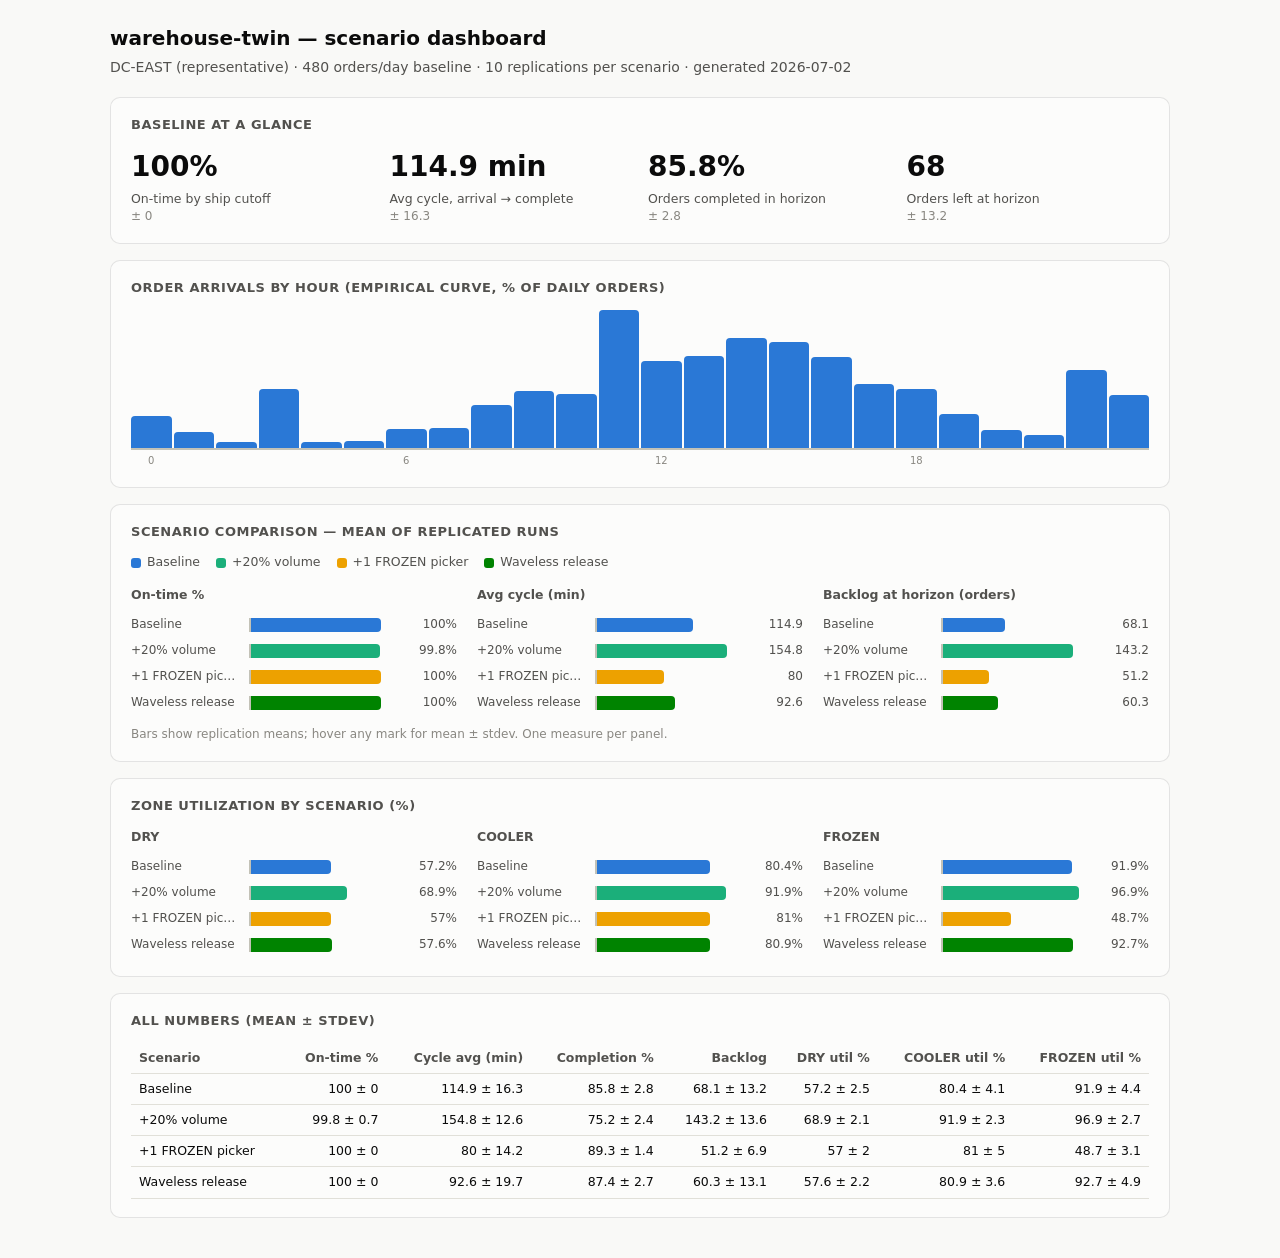
<file: warehouse-twin/docs/index.html>
<!DOCTYPE html>
<html lang="en"><head><meta charset="utf-8">
<meta name="viewport" content="width=device-width, initial-scale=1">
<title>warehouse-twin dashboard</title>
<style>
:root{
  --page:#f9f9f7; --surface:#fcfcfb; --ink:#0b0b0b; --ink2:#52514e; --muted:#898781;
  --grid:#e1e0d9; --baseline:#c3c2b7; --border:rgba(11,11,11,.10);
  --s1:#2a78d6; --s2:#1baf7a; --s3:#eda100; --s4:#008300; --seq:#2a78d6;
}
@media (prefers-color-scheme: dark){:root{
  --page:#0d0d0d; --surface:#1a1a19; --ink:#ffffff; --ink2:#c3c2b7; --muted:#898781;
  --grid:#2c2c2a; --baseline:#383835; --border:rgba(255,255,255,.10);
  --s1:#3987e5; --s2:#199e70; --s3:#c98500; --s4:#008300; --seq:#3987e5;
}}
*{box-sizing:border-box;margin:0}
body{background:var(--page);color:var(--ink);font:14px/1.45 system-ui,-apple-system,"Segoe UI",sans-serif;padding:24px}
.wrap{max-width:1060px;margin:0 auto}
h1{font-size:20px;font-weight:650} .sub{color:var(--ink2);margin:4px 0 20px}
.card{background:var(--surface);border:1px solid var(--border);border-radius:10px;padding:18px 20px;margin-bottom:16px}
.card h2{font-size:13px;font-weight:600;color:var(--ink2);text-transform:uppercase;letter-spacing:.04em;margin-bottom:12px}
.tiles{display:grid;grid-template-columns:repeat(auto-fit,minmax(170px,1fr));gap:16px}
.tile .v{font-size:28px;font-weight:650} .tile .l{color:var(--ink2);font-size:12.5px;margin-top:2px}
.tile .d{color:var(--muted);font-size:12px}
.legend{display:flex;gap:16px;flex-wrap:wrap;margin-bottom:14px}
.legend span{display:inline-flex;align-items:center;gap:6px;color:var(--ink2);font-size:12.5px}
.sw{width:10px;height:10px;border-radius:3px;display:inline-block}
.panels{display:grid;grid-template-columns:repeat(auto-fit,minmax(280px,1fr));gap:20px}
.panel h3{font-size:12.5px;font-weight:600;color:var(--ink2);margin-bottom:8px}
.row{display:grid;grid-template-columns:110px 1fr 58px;align-items:center;gap:8px;height:26px}
.row .lab{color:var(--ink2);font-size:12px;white-space:nowrap;overflow:hidden;text-overflow:ellipsis}
.track{position:relative;height:14px;background:transparent;border-left:2px solid var(--baseline)}
.bar{position:absolute;left:0;top:0;height:14px;border-radius:0 4px 4px 0;min-width:2px;cursor:default}
.row .val{font-size:12px;color:var(--ink2);font-variant-numeric:tabular-nums;text-align:right}
.hours{display:flex;align-items:flex-end;gap:2px;height:140px;border-bottom:2px solid var(--baseline);padding-bottom:0}
.hr{flex:1;background:var(--seq);border-radius:4px 4px 0 0;min-height:2px;cursor:default}
.hlabels{display:flex;gap:2px;margin-top:4px}
.hlabels span{flex:1;text-align:center;font-size:10px;color:var(--muted)}
.groups{display:grid;grid-template-columns:repeat(auto-fit,minmax(230px,1fr));gap:20px}
table{width:100%;border-collapse:collapse;font-size:12.5px}
th,td{text-align:right;padding:6px 8px;border-bottom:1px solid var(--grid);font-variant-numeric:tabular-nums}
th:first-child,td:first-child{text-align:left}
th{color:var(--ink2);font-weight:600}
#tip{position:fixed;pointer-events:none;background:var(--ink);color:var(--page);padding:5px 9px;border-radius:6px;font-size:12px;display:none;z-index:9;max-width:260px}
.note{color:var(--muted);font-size:12px;margin-top:10px}
</style></head><body><div class="wrap">
<h1>warehouse-twin — scenario dashboard</h1>
<div class="sub" id="sub"></div>
<div class="card"><h2>Baseline at a glance</h2><div class="tiles" id="tiles"></div></div>
<div class="card"><h2>Order arrivals by hour (empirical curve, % of daily orders)</h2>
  <div class="hours" id="hours"></div><div class="hlabels" id="hlabels"></div></div>
<div class="card"><h2>Scenario comparison — mean of replicated runs</h2>
  <div class="legend" id="legend"></div><div class="panels" id="panels"></div>
  <div class="note">Bars show replication means; hover any mark for mean ± stdev. One measure per panel.</div></div>
<div class="card"><h2>Zone utilization by scenario (%)</h2><div class="groups" id="zones"></div></div>
<div class="card"><h2>All numbers (mean ± stdev)</h2><div style="overflow-x:auto"><table id="tbl"></table></div></div>
</div>
<div id="tip"></div>
<script>
const D = {"site": "DC-EAST (representative)", "generated": "2026-07-02", "reps": 10, "orders_per_day": 480, "arrival": [2.5, 1.3, 0.5, 4.7, 0.5, 0.6, 1.5, 1.6, 3.4, 4.5, 4.3, 10.9, 6.9, 7.3, 8.7, 8.4, 7.2, 5.1, 4.7, 2.7, 1.4, 1.0, 6.2, 4.2], "zone_names": ["DRY", "COOLER", "FROZEN"], "scenarios": [{"label": "Baseline", "on_time": {"mean": 100.0, "stdev": 0.0}, "cycle": {"mean": 114.9, "stdev": 16.3}, "backlog": {"mean": 68.1, "stdev": 13.2}, "completion": {"mean": 85.8, "stdev": 2.8}, "zones": {"DRY": {"util": {"mean": 57.2, "stdev": 2.5}, "queue": {"mean": 0, "stdev": 0.0}}, "COOLER": {"util": {"mean": 80.4, "stdev": 4.1}, "queue": {"mean": 0, "stdev": 0.0}}, "FROZEN": {"util": {"mean": 91.9, "stdev": 4.4}, "queue": {"mean": 35.4, "stdev": 22.2}}}}, {"label": "+20% volume", "on_time": {"mean": 99.8, "stdev": 0.7}, "cycle": {"mean": 154.8, "stdev": 12.6}, "backlog": {"mean": 143.2, "stdev": 13.6}, "completion": {"mean": 75.2, "stdev": 2.4}, "zones": {"DRY": {"util": {"mean": 68.9, "stdev": 2.1}, "queue": {"mean": 0, "stdev": 0.0}}, "COOLER": {"util": {"mean": 91.9, "stdev": 2.3}, "queue": {"mean": 81.7, "stdev": 53.9}}, "FROZEN": {"util": {"mean": 96.9, "stdev": 2.7}, "queue": {"mean": 165.2, "stdev": 30.1}}}}, {"label": "+1 FROZEN picker", "on_time": {"mean": 100.0, "stdev": 0.0}, "cycle": {"mean": 80.0, "stdev": 14.2}, "backlog": {"mean": 51.2, "stdev": 6.9}, "completion": {"mean": 89.3, "stdev": 1.4}, "zones": {"DRY": {"util": {"mean": 57.0, "stdev": 2.0}, "queue": {"mean": 0, "stdev": 0.0}}, "COOLER": {"util": {"mean": 81.0, "stdev": 5.0}, "queue": {"mean": 0, "stdev": 0.0}}, "FROZEN": {"util": {"mean": 48.7, "stdev": 3.1}, "queue": {"mean": 0, "stdev": 0.0}}}}, {"label": "Waveless release", "on_time": {"mean": 100.0, "stdev": 0.0}, "cycle": {"mean": 92.6, "stdev": 19.7}, "backlog": {"mean": 60.3, "stdev": 13.1}, "completion": {"mean": 87.4, "stdev": 2.7}, "zones": {"DRY": {"util": {"mean": 57.6, "stdev": 2.2}, "queue": {"mean": 298.1, "stdev": 67.8}}, "COOLER": {"util": {"mean": 80.9, "stdev": 3.6}, "queue": {"mean": 155.3, "stdev": 34.8}}, "FROZEN": {"util": {"mean": 92.7, "stdev": 4.9}, "queue": {"mean": 103.9, "stdev": 23.6}}}}]};
const COLORS = ["var(--s1)","var(--s2)","var(--s3)","var(--s4)"];
const tip = document.getElementById('tip');
function showTip(e, html){ tip.innerHTML = html; tip.style.display='block';
  tip.style.left = Math.min(e.clientX+12, innerWidth-270)+'px'; tip.style.top = (e.clientY+12)+'px'; }
function hideTip(){ tip.style.display='none'; }
function hover(el, html){ el.addEventListener('mousemove', e=>showTip(e, html)); el.addEventListener('mouseleave', hideTip); }
const ms = x => x ? `${x.mean}` : '—';
const pm = x => x ? `${x.mean} ± ${x.stdev}` : '—';

document.getElementById('sub').textContent =
  `${D.site} · ${D.orders_per_day} orders/day baseline · ${D.reps} replications per scenario · generated ${D.generated}`;

// stat tiles (baseline)
const b = D.scenarios[0];
document.getElementById('tiles').innerHTML = [
  [b.on_time.mean+'%','On-time by ship cutoff','± '+b.on_time.stdev],
  [b.cycle.mean+' min','Avg cycle, arrival → complete','± '+b.cycle.stdev],
  [b.completion.mean+'%','Orders completed in horizon','± '+b.completion.stdev],
  [Math.round(b.backlog.mean),'Orders left at horizon','± '+b.backlog.stdev],
].map(t=>`<div class="tile"><div class="v">${t[0]}</div><div class="l">${t[1]}</div><div class="d">${t[2]}</div></div>`).join('');

// arrival curve — single series, sequential hue, no legend
const hmax = Math.max(...D.arrival);
const hours = document.getElementById('hours');
D.arrival.forEach((v,h)=>{ const el = document.createElement('div'); el.className='hr';
  el.style.height = (v/hmax*100)+'%'; hover(el, `${String(h).padStart(2,'0')}:00 — ${v}% of daily orders`);
  hours.appendChild(el); });
document.getElementById('hlabels').innerHTML =
  Array.from({length:24},(_,h)=>`<span>${h%6===0?h:''}</span>`).join('');

// legend (scenario identity — fixed categorical order)
document.getElementById('legend').innerHTML = D.scenarios.map((s,i)=>
  `<span><span class="sw" style="background:${COLORS[i]}"></span>${s.label}</span>`).join('');

// small-multiple KPI panels — one measure per panel, one axis each
const PANELS = [
  ['On-time %', s=>s.on_time, '%'], ['Avg cycle (min)', s=>s.cycle, ' min'],
  ['Backlog at horizon (orders)', s=>s.backlog, ''],
];
document.getElementById('panels').innerHTML = PANELS.map(p=>`<div class="panel"><h3>${p[0]}</h3>
  <div class="rows">${D.scenarios.map((s,i)=>`<div class="row"><div class="lab">${s.label}</div>
  <div class="track"><div class="bar" data-i="${i}" data-p="${p[0]}"></div></div>
  <div class="val"></div></div>`).join('')}</div></div>`).join('');
PANELS.forEach(p=>{
  const vals = D.scenarios.map(s=>p[1](s).mean); const max = Math.max(...vals)*1.08 || 1;
  document.querySelectorAll(`.bar[data-p="${p[0]}"]`).forEach(bar=>{
    const i = +bar.dataset.i, m = p[1](D.scenarios[i]);
    bar.style.width = (m.mean/max*100)+'%'; bar.style.background = COLORS[i];
    bar.closest('.row').querySelector('.val').textContent = m.mean + p[2].trim().replace('min','');
    hover(bar, `<b>${D.scenarios[i].label}</b><br>${p[0]}: ${pm(m)}${p[2]}`);
  });
});

// zone utilization — grouped bars, color follows scenario
document.getElementById('zones').innerHTML = D.zone_names.map(z=>`<div class="panel"><h3>${z}</h3>
  ${D.scenarios.map((s,i)=>{ const u=s.zones[z]?s.zones[z].util:null; if(!u) return '';
    return `<div class="row"><div class="lab">${s.label}</div>
      <div class="track"><div class="bar zb" data-z="${z}" data-i="${i}"></div></div>
      <div class="val">${u.mean}%</div></div>`;}).join('')}</div>`).join('');
document.querySelectorAll('.zb').forEach(bar=>{
  const z = bar.dataset.z, i = +bar.dataset.i, s = D.scenarios[i], u = s.zones[z].util;
  bar.style.width = Math.min(100, u.mean)+'%'; bar.style.background = COLORS[i];
  hover(bar, `<b>${s.label} — ${z}</b><br>utilization ${pm(u)}%<br>queue left ${pm(s.zones[z].queue)}`);
});

// table view (the accessibility fallback)
const zcols = D.zone_names.map(z=>`<th>${z} util %</th>`).join('');
document.getElementById('tbl').innerHTML =
  `<tr><th>Scenario</th><th>On-time %</th><th>Cycle avg (min)</th><th>Completion %</th><th>Backlog</th>${zcols}</tr>` +
  D.scenarios.map(s=>`<tr><td>${s.label}</td><td>${pm(s.on_time)}</td><td>${pm(s.cycle)}</td>
   <td>${pm(s.completion)}</td><td>${pm(s.backlog)}</td>` +
   D.zone_names.map(z=>`<td>${s.zones[z]?pm(s.zones[z].util):'—'}</td>`).join('') + `</tr>`).join('');
</script></body></html>
</file>
